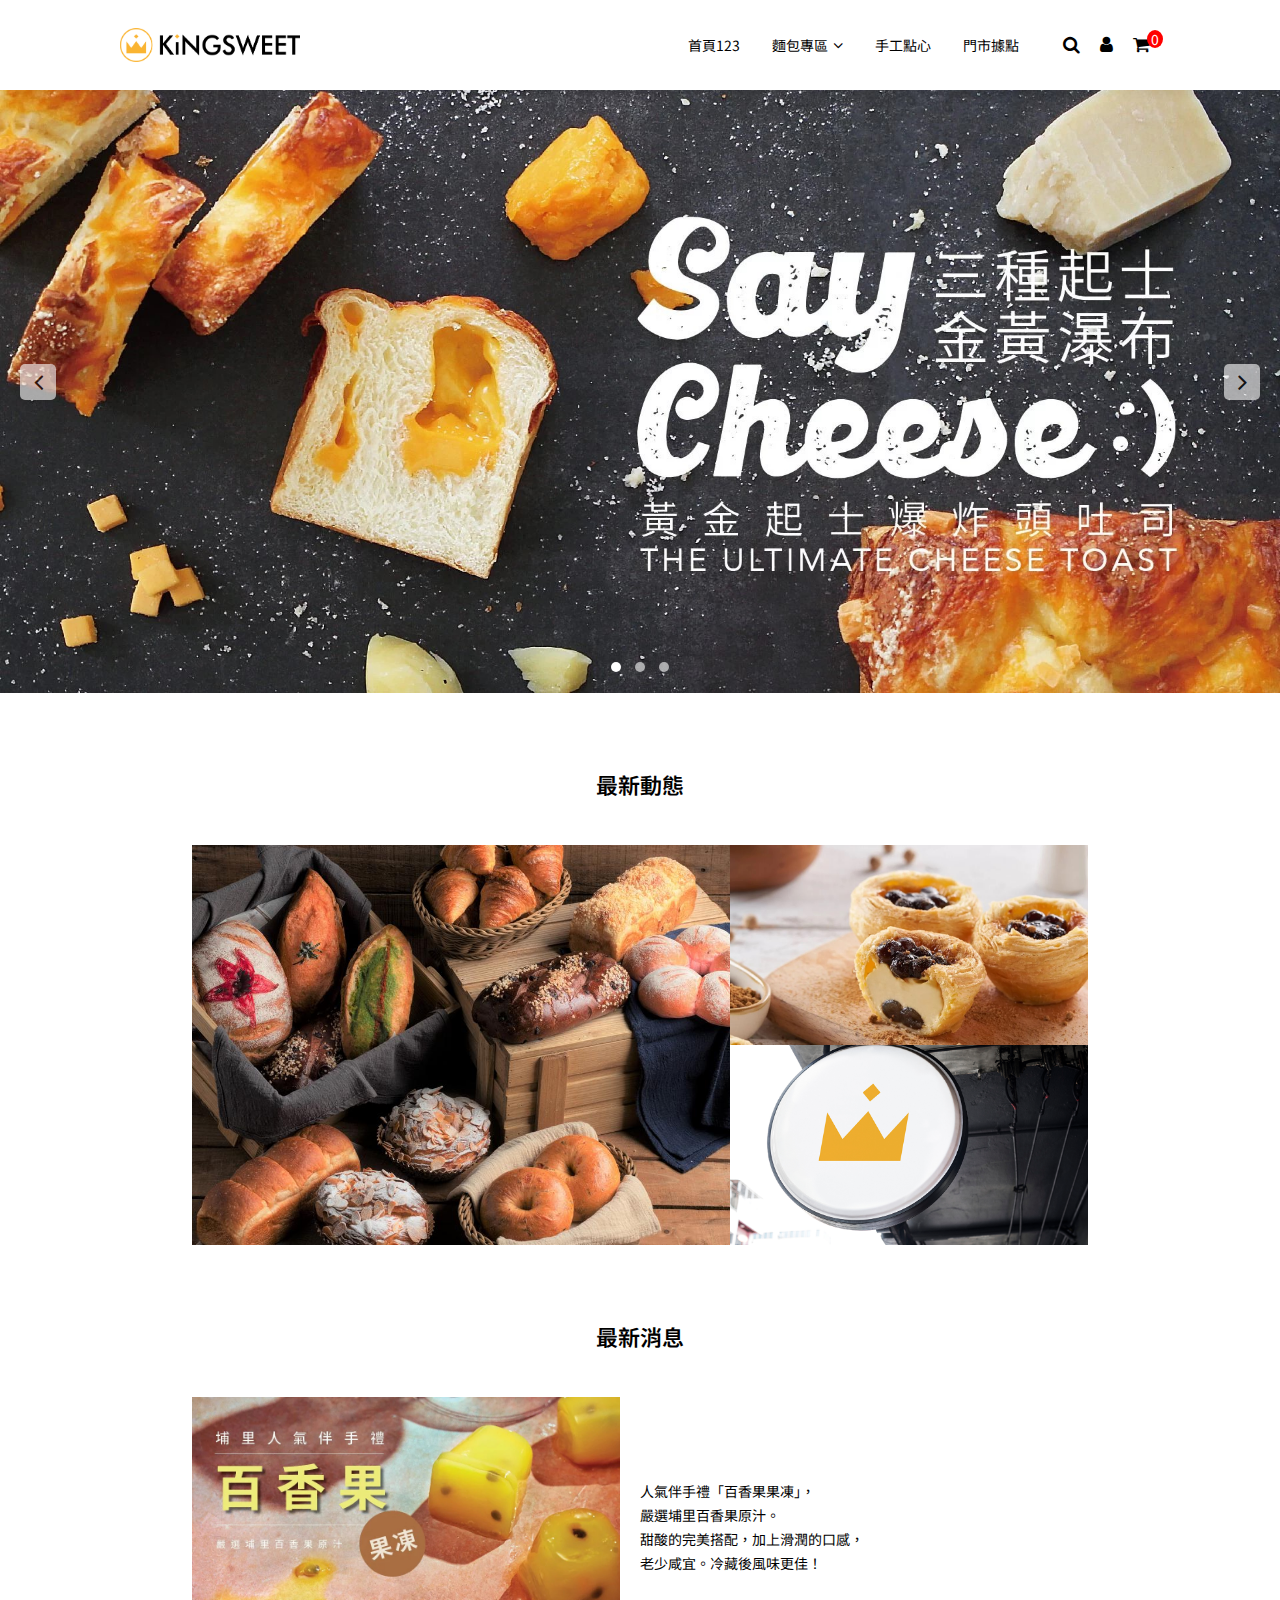
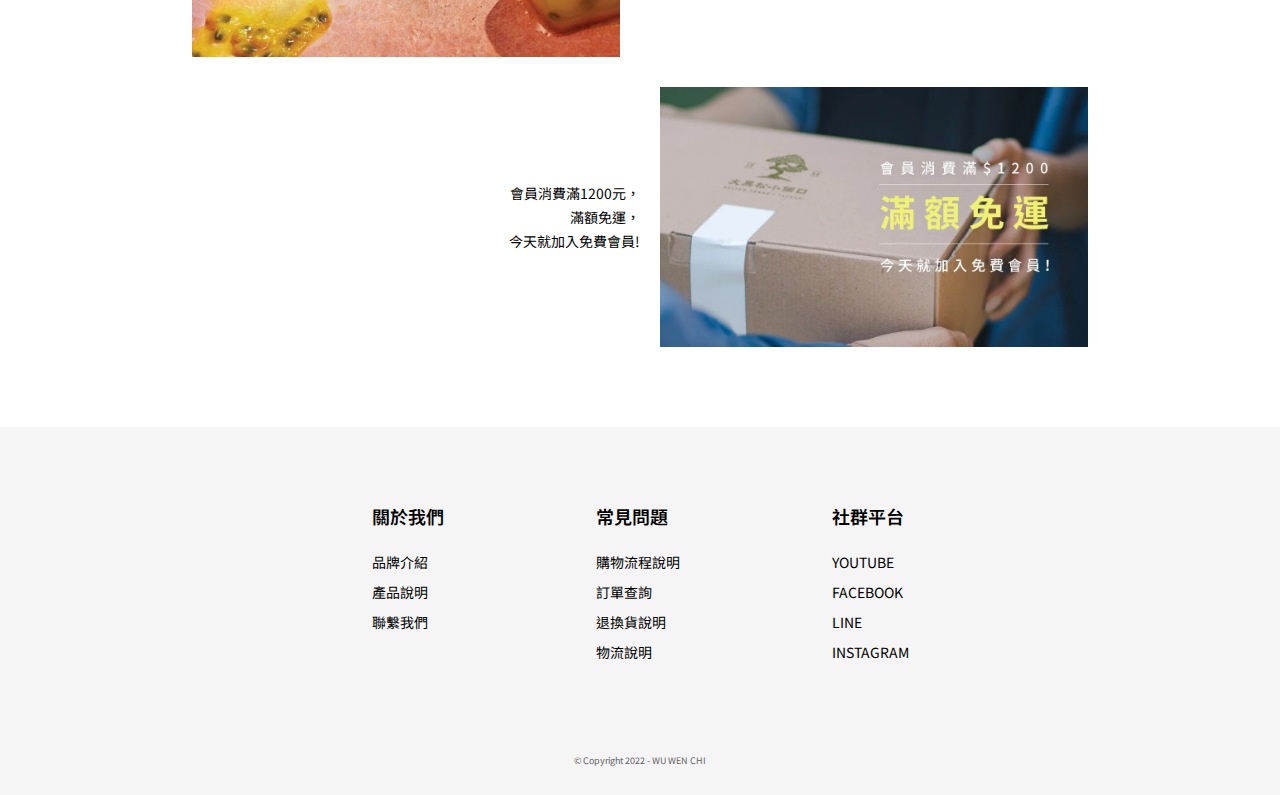
<file: index.html>
<!DOCTYPE html>
<html lang="en">

<head>
    <meta charset="UTF-8">
    <meta http-equiv="X-UA-Compatible" content="IE=edge">
    <meta name="viewport" content="width=device-width, initial-scale=1.0">
    <link rel="preconnect" href="https://fonts.gstatic.com" crossorigin>
    <link href="https://fonts.googleapis.com/css2?family=Noto+Sans+TC:wght@300&display=swap" rel="stylesheet">
    <link rel="stylesheet" href="https://cdnjs.cloudflare.com/ajax/libs/font-awesome/4.7.0/css/font-awesome.min.css">
    <link rel="stylesheet" href="./css/reset.css">
    <link rel="stylesheet" href="./css/style.css">
    <link rel="stylesheet" href="./css/rwd.css">
    <script src="./js/slideshow.js"></script>
    <script src="./js/style.js"></script>
    <title>國王甜點test</title>
    <link rel="icon" type="image/x-icon" href="./image/logo_icon.png">
</head>

<body>


    <span class="top-btn">
        <i class="fa fa-angle-up" aria-hidden="true"></i>
    </span>



    <div class="container">
        <div class="header-shadow">
            <div class="header">
                <div class="log">
                    <a href="./index.html"><img src="./image/logo.png"></a>
                </div>
                <input type="checkbox" id="burger" style="display: none; opacity: 0; z-index:-100;">
                <label for="burger" class="navbar-hamburger">
                    <span class="hamburger ham-top"></span>
                    <span class="hamburger ham-middle"></span>
                    <span class="hamburger ham-bottom"></span>
                </label>
                <div class="navbar">
                    <ul class="navbar-txt">
                        <li><a href="./index.html">首頁123</a></li>
                        <li><a href="./bread.html">麵包專區</a><i class="fa fa-angle-down" aria-hidden="true"></i>
                            <ul class="navbar-txt-menu">
                                <li><a href="./bread_toast.html">吐司</a></li>
                                <li><a href="./bread_bagel.html">貝果</a></li>
                                <li><a href="./bread_choice.html">精選麵包</a></li>
                            </ul>
                        </li>
                        <li><a href="./dessert.html">手工點心</a></li>
                        <li><a href="./store.html">門市據點</a></li>
                        <li><a href="./login.html">會員登入</a></li>
                        <li><a href="./register.html">註冊會員</a></li>
                        <li><a href="./cart.html">購物車(<span class="cart-num">0</span>)</a></li>
                    </ul>
                    <div class="navbar-icon">
                        <a href="javascript:void(0)" title="搜尋">
                            <input type="text" placeholder="搜尋...">
                            <i class="fa fa-search" aria-hidden="true"></i>
                        </a>
                        <a href="./login.html" title="登入/註冊"><i class="fa fa-user" aria-hidden="true"></i></a>
                        <a href="./cart.html" title="購物車">
                            <span id="cart-number" class="cart-num">0</span>
                            <i class="fa fa-shopping-cart" aria-hidden="true"></i>
                        </a>
                    </div>
                </div>
            </div>
        </div>
        <div class="slideshow">
            <div class="slideshow-img">
                <div><img src="./image/1920x03.jpg" alt="夏威夷豆蜜果塔"></div>
                <div><img src="./image/1920x01.jpg" alt="三種起司金黃瀑布"></div>
                <div><img src="./image/1920x02.jpg" alt="貝也納冰心麵包"></div>
                <div><img src="./image/1920x03.jpg" alt="夏威夷豆蜜果塔"></div>
                <div><img src="./image/1920x01.jpg" alt="三種起司金黃瀑布"></div>
            </div>
            <div class="slideshow-btn">
                <div class="slideshow-btn-style leftbtn"><i class="fa fa-angle-left" aria-hidden="true"></i></div>
                <div class="slideshow-btn-style rightbtn"><i class="fa fa-angle-right" aria-hidden="true"></i></div>
            </div>
            <div class="slideshow-navList">
                <a href="javascript:void(0)"></a>
                <a href="javascript:void(0)"></a>
                <a href="javascript:void(0)"></a>
            </div>
        </div>
    </div>



    <div class="container-middle">
        <div class="state">
            <div class="txt-style">
                <h1>最新動態</h1>
            </div>
            <div class="img-style">
                <div class="stateimg-wrap">
                    <a href="./bread.html">
                        <div class="state-imgframe">
                            <div class="state-txt">
                                <p>麵包專區</p>
                            </div>
                            <div class="state-img">
                                <div class="hover-background"></div>
                                <img src="./image/20220610003903.jpg" alt="麵包專區">
                            </div>
                        </div>
                    </a>
                </div>
                <div class="stateimg-wrap">
                    <a href="./dessert.html">
                        <div class="state-imgframe">
                            <div class="state-txt">
                                <p>手工點心</p>
                            </div>
                            <div class="state-img">
                                <div class="hover-background"></div>
                                <img src="./image/1100x.jpg" alt="手工點心">
                            </div>
                        </div>
                    </a>
                    <a href="./store.html">
                        <div class="state-imgframe">
                            <div class="state-txt">
                                <p>門市據點</p>
                            </div>
                            <div class="state-img">
                                <div class="hover-background"></div>
                                <img src="./image/homemade-cake-bakery-round-board-mockup.jpg" alt="門市據點">
                            </div>
                        </div>
                    </a>
                </div>
            </div>
        </div>
        <div class="news">
            <div class="txt-style">
                <h1>最新消息</h1>
            </div>
            <div class="news-imgframe">
                <div class="news-txt">
                    <p>人氣伴手禮「百香果果凍」，</p>
                    <p>嚴選埔里百香果原汁。</p>
                    <p>甜酸的完美搭配，加上滑潤的口感，</p>
                    <p>老少咸宜。冷藏後風味更佳！</p>
                </div>
                <div class="news-img">
                    <img src="./image/ahw7w-5sthw.jpg" class="align-left">
                </div>
            </div>
            <div class="news-imgframe">
                <div class="news-txt">
                    <p>會員消費滿1200元，</p>
                    <p>滿額免運，</p>
                    <p>今天就加入免費會員!</p>
                </div>
                <div class="news-img">
                    <img src="./image/aeg5h-dkxkx.jpg" class="align-right">
                </div>
            </div>
        </div>
    </div>



    <div class="footer">
        <div class="footer-wrap">
            <div class="footer-txt">
                <div class="description">
                    <h3>關於我們</h3>
                </div>
                <div class="list-unstyled">
                    <ul>
                        <li>品牌介紹</li>
                        <li>產品說明</li>
                        <li>聯繫我們</li>
                    </ul>
                </div>
            </div>
            <div class="footer-txt">
                <div class="description">
                    <h3>常見問題</h3>
                </div>
                <div class="list-unstyled">
                    <ul>
                        <li>購物流程說明</li>
                        <li>訂單查詢</li>
                        <li>退換貨說明</li>
                        <li>物流說明</li>
                    </ul>
                </div>
            </div>
            <div class="footer-txt">
                <div class="description">
                    <h3>社群平台</h3>
                </div>
                <div class="list-unstyled">
                    <ul>
                        <li>YOUTUBE</li>
                        <li>FACEBOOK</li>
                        <li>LINE</li>
                        <li>INSTAGRAM</li>
                    </ul>
                </div>
            </div>
        </div>
        <span>© Copyright 2022 - WU WEN CHI</span>
    </div>



    <script src="./js/cart.js"></script>

</body>

</html>
</file>
<file: css/style.css>
html,
body {
    font-family: 'Noto Sans TC', sans-serif;
}

.top-btn {
    opacity: 0;
    visibility: hidden;
    width: 46px;
    height: 46px;
    background-color: white;
    border-radius: 50%;
    box-shadow: 0 0 8px rgb(0, 0, 0, .15);
    position: fixed;
    right: 30px;
    bottom: 30px;
    z-index: 10;
    display: flex;
    justify-content: center;
    align-items: center;
    transition: .2s;
    cursor: pointer;
}

.topscroll {
    opacity: 1;
    visibility: visible;
    animation: topscroll .3s;
}

@keyframes topscroll {
    0% {
        opacity: 0;
        visibility: hidden;
    }

    100% {
        opacity: 1;
        visibility: visible;
    }
}

.top-btn:hover {
    background-color: rgb(250, 180, 50);
}

.fa-angle-up {
    font-size: 26px;
    color: rgb(100, 100, 100);
}

.top-btn:hover .fa-angle-up {
    color: white;
}

.container {
    width: 100%;
    height: auto;
    overflow: hidden;
    position: relative;
}

.header-shadow {
    width: 0;
    height: 100vh;
    background-color: rgb(0, 0, 0, .5);
    position: fixed;
    top: 0;
    left: 0;
    z-index: 100;
}

.header {
    width: 100%;
    height: 70px;
    background-color: #fff;
    display: flex;
    justify-content: space-between;
    align-items: center;
    padding: 0 30px;
    /* 記得要放box-sizing,不然會跑版 */
    box-sizing: border-box;
    position: fixed;
    z-index: 100;
    box-shadow: 0 5px 8px rgb(0, 0, 0, .05);
    transition: .3s;
}

.header .log {
    width: 180px;
    height: auto;
    z-index: 600;
}

.header .log a {
    display: inline-block;
    width: 100%;
    height: auto;
}

.header .log img {
    width: 100%;
    height: auto;
    /* 圖片旁邊有看不見的文字，所以都要使用vertical:middle對齊 */
    vertical-align: middle;
}

#burger:checked+label .ham-top {
    transform: rotate(34deg);
    transform-origin: top left;
}

#burger:checked+label .ham-middle {
    display: none;
}

#burger:checked+label .ham-bottom {
    transform: rotate(-34deg);
    transform-origin: bottom left;
}

#burger:checked+label~.navbar {
    left: 0;
}

.navbar-hamburger {
    width: 30px;
    height: 19px;
    display: flex;
    justify-content: center;
    align-items: center;
    position: relative;
}

.hamburger {
    width: 30px;
    height: 3px;
    background-color: black;
    position: absolute;
    left: 0;
    transition: .5s;
}

.ham-top {
    top: 0;
}

.ham-bottom {
    bottom: 0;
}

.slideshow {
    overflow: hidden;
    width: 100%;
    height: auto;
    margin: 70px 0 0 0;
    position: relative;
}

.navbar {
    position: absolute;
    top: 60px;
    left: -100%;
    width: auto;
    height: 100vh;
    background-color: #fff;
    z-index: 500;
    display: flex;
    flex-direction: column-reverse;
    justify-content: flex-end;
    transition: .8s;
}

.navbar-txt {
    display: flex;
    flex-direction: column;
    margin: 0 18px 0 0;
}

.navbar a {
    display: inline-block;
    text-decoration: none;
    color: black;
    font-size: 14px;
    padding: 14px 16px;
}

.navbar-txt>li {
    padding: 0 22px;
    height: 100%;
    display: block;
    cursor: pointer;
}

.navbar-txt>li:nth-child(4) {
    position: relative;
    padding: 0 22px 16px 22px;
}

.navbar-txt>li:nth-child(4):after {
    content: "";
    position: absolute;
    top: 100%;
    left: 32px;
    width: 210px;
    height: 1px;
    background-color: rgb(200, 200, 200);
}

.navbar-txt>li:nth-child(5) {
    padding: 16px 22px 0 22px;
}

.navbar-txt>li>a {
    transition: .2s;
}

.navbar-txt>li:hover>a,
.navbar-txt li:nth-child(2):hover .fa-angle-down,
.navbar-icon a:hover i {
    color: rgb(185, 135, 50);
}

.navbar-txt-menu {
    max-height: 0;
    overflow: hidden;
    padding-left: 20px;
    transition: .5s;
}

.navbar-txt-menu li a {
    padding: 10px;
    background-color: #fff;
    width: 120px;
}

.fa-angle-down {
    font-size: 16px;
    color: black;
    margin: 0 0 0 5px;
}

.navbar-icon {
    display: flex;
    align-items: center;
}

.navbar-icon a:first-child {
    display: flex;
    align-items: center;
    margin: 50px 30px 12px 30px;
    background-color: rgb(245, 245, 245);
    padding: 0;
}

.navbar-icon a:first-child input {
    border: none;
    color: rgb(100, 100, 100);
    font-size: 14px;
    outline: none;
    width: 160px;
    transform: translate(0, 1px);
    background-color: rgb(245, 245, 245);
    padding: 12px 15px;
}

.navbar-icon a:not(:first-child) {
    display: none;
}

.navbar-icon i {
    padding-right: 12px;
    color: rgb(150, 150, 150);
    font-size: 18px;
    transition: .2s;
}

.navbar-icon a:nth-child(3) {
    position: relative;
}

#cart-number {
    width: 16px;
    height: 18px;
    background-color: rgb(255, 0, 0);
    border-radius: 50%;
    color: #fff;
    position: absolute;
    top: -6px;
    right: -3px;
    display: flex;
    justify-content: center;
    align-items: center;
}

.slideshow-img {
    /* width: 300%; 用js設定 */
    height: auto;
    /* 要改變位置一定要加position */
    position: relative;
    top: 0px;
    left: 0;
    transform: translate(-20%, 0);
}

.slideshow-img:after {
    content: "";
    display: block;
    clear: both;
}

.slideshow-img div {
    /* width: 33.33%; 用js設定 */
    height: auto;
    float: left;
}

.slideshow-img img {
    width: 100%;
    height: 100%;
    object-fit: cover;
    vertical-align: middle;
}

.slideshow-btn {
    display: flex;
    justify-content: space-between;
    align-items: center;
    position: absolute;
    top: 50%;
    left: 0;
    transform: translate(0, -50%);
    z-index: 10;
    width: 100%;
    padding: 0 20px;
    box-sizing: border-box;
}

.slideshow-btn-style {
    width: 36px;
    height: 36px;
    border-radius: 5px;
    background-color: #fff;
    opacity: .6;
    display: flex;
    justify-content: center;
    align-items: center;
    cursor: pointer;
}

.slideshow-btn-style .fa {
    font-size: 26px;
    color: black;
}

.slideshow-navList {
    position: absolute;
    left: 50%;
    bottom: 10px;
    transform: translate(-50%, 0);
}

.slideshow-navList a {
    display: inline-block;
    width: 10px;
    height: 10px;
    background-color: #fff;
    opacity: .6;
    border-radius: 50%;
    margin: 0 5px;
}

.container-middle {
    width: 90%;
    margin: auto;
}

.state {
    width: 100%;
}

.txt-style {
    font-size: 22px;
    font-weight: 600;
    text-align: center;
    margin: 50px 0 35px 0;
}

.img-style {
    display: flex;
    flex-direction: column;
    width: 100%;
}

.stateimg-wrap:nth-child(1) {
    width: 100%;
    height: 300px;
}

.stateimg-wrap:nth-child(2) {
    width: 100%;
    height: 600px;
}

.state-imgframe {
    width: 100%;
    height: 100%;
    position: relative;
}

.stateimg-wrap:nth-child(1) .state-imgframe {
    height: 100%;
}

.stateimg-wrap:nth-child(2) .state-imgframe {
    height: 50%;
}

.state-txt {
    position: absolute;
    left: 0;
    bottom: 50px;
    width: 100%;
    z-index: 20;
    transition: .5s;
}

.state-txt p {
    text-align: center;
    color: #fff;
    font-size: 16px;
    letter-spacing: 2px;
}

.state-img {
    width: 100%;
    height: 100%;
    position: relative;
}

.hover-background {
    position: absolute;
    top: 0;
    left: 0;
    width: 100%;
    height: 100%;
    background: linear-gradient(rgb(0, 0, 0, 0), rgb(0, 0, 0, 0.6));
    transition: .5s;
}

.state-img img {
    width: 100%;
    height: 100%;
    object-fit: cover;
    vertical-align: middle;
}

.news {
    margin: 0 0 80px 0;
}

.news-imgframe {
    width: 100%;
    height: auto;
    display: flex;
    flex-direction: column;
    justify-content: center;
    align-items: center;
}

.news .news-imgframe:nth-child(2) {
    margin-bottom: 30px;
}

.news-txt {
    width: 100%;
    height: auto;
    padding: 0 20px;
}

.news>div:nth-child(3) .news-txt {
    text-align: right;
    height: auto;
}

.news-txt p {
    text-align: center;
    margin: 10px 0;
    font-size: 14px;
}

.news-img {
    width: 100%;
    height: auto;
}

.news .news-imgframe .news-img {
    order: -1;
}

.news-img img {
    width: 100%;
    height: 100%;
    vertical-align: middle;
    object-fit: cover;
}

.align-left {
    object-position: top left;
}

.align-right {
    object-position: top right;
}

.imgleft {
    animation: imgleft 1s;
}

@keyframes imgleft {
    0% {
        left: -600px;
        opacity: 0;
    }

    100% {
        left: 0;
        opacity: 1;
    }
}

.imgright {
    animation: imgright 1s;
}

@keyframes imgright {
    0% {
        right: -600px;
        opacity: 0;
    }

    100% {
        right: 0;
        opacity: 1;
    }
}

.footer {
    width: 100%;
    height: auto;
    background-color: rgb(245, 245, 245);
    position: relative;
}

.footer-wrap {
    display: flex;
    justify-content: flex-start;
    align-items: flex-start;
    flex-wrap: wrap;
    padding: 80px 50px 120px 50px;
}

.footer-txt {
    width: 50%;
}

.description {
    font-size: 18px;
    font-weight: 600;
    margin: 0 0 30px 0;
}

.list-unstyled li {
    font-size: 14px;
    margin: 16px 0;
    cursor: pointer;
}

.footer span {
    position: absolute;
    left: 50%;
    bottom: 30px;
    transform: translate(-50%, 0);
    font-size: 9px;
    color: rgb(100, 100, 100);
}

/* --------------------產品頁面-------------------- */

#commodity {
    margin: 130px 0 0 0;
}

.commodity-wrap {
    display: flex;
    justify-content: flex-start;
    align-items: center;
    flex-wrap: wrap;
}

.commodity-frame {
    width: 50%;
    height: auto;
    display: flex;
    flex-direction: column;
    align-items: center;
    margin: 0 0 150px 0;
}

/* 如果元素裡面沒有內容可使用偽類empty */
.commodity-frame:empty {
    display: none;
}

.commodity-content {
    cursor: pointer;
}

.commodity-img {
    width: 80%;
    height: auto;
    margin: auto;
    position: relative;
}

.commodity-img img {
    width: 100%;
    height: 100%;
}

.commodity-btn {
    width: 100%;
    height: 45px;
    background-color: rgb(250, 150, 0);
    position: absolute;
    left: 0;
    bottom: -140px;
    transition: .3s;
}

.commodity-btn a {
    display: block;
    text-decoration: none;
    color: #fff;
    font-size: 16px;
    position: absolute;
    top: 50%;
    left: 50%;
    transform: translate(-50%, -50%);
    width: 100%;
    text-align: center;
}

.commodity-txt h4 {
    font-size: 16px;
    padding: 20px 0 16px 0;
    text-align: center;
}

.commodity-txt p {
    font-size: 14px;
    color: rgb(100, 100, 100);
    text-align: center;
}

.commodity-detail {
    opacity: 0;
    z-index: -100;
    position: fixed;
    top: 0;
    left: 0;
    width: 100%;
    height: 100vh;
    background-color: rgb(0, 0, 0, .5);
    display: flex;
    justify-content: center;
    align-items: center;
}

.commodity-detail-container {
    width: 80%;
    height: auto;
    display: flex;
    justify-content: center;
    align-items: center;
    position: relative;
    flex-direction: column;
    background-color: #fff;
}

.commodity-detail-fork {
    position: absolute;
    top: -15px;
    right: -15px;
    width: 30px;
    height: 30px;
    background-color: black;
    border-radius: 50%;
    color: #fff;
    display: flex;
    justify-content: center;
    align-items: center;
    font-size: 20px;
    cursor: pointer;
    z-index: 110;
}

.commodity-detail-img,
.commodity-detail-txt {
    width: 100%;
    height: 100%;
    background-color: #fff;
}

.commodity-detail-img {
    display: flex;
    justify-content: center;
    align-items: center;
}

.commodity-detail-img img {
    width: 80%;
    height: 80%;
    object-fit: contain;
}

.commodity-detail-txt {
    padding: 0 20px 100px 20px;
    box-sizing: border-box;
    position: relative;
}

.commodity-detail-txt h3 {
    font-size: 20px;
    font-weight: 600;
    margin-bottom: 10px;
}

.commodity-detail-txt>p {
    font-size: 14px;
    line-height: 26px;
    margin: 10px 0;
}

.commodity-detail-txt>p:nth-child(3) {
    font-size: 18px;
    font-weight: 600;
    color: rgb(250, 150, 0);
}

.num::-webkit-outer-spin-button,
.num::-webkit-inner-spin-button {
    /* 隱藏數字輸入框的小箭頭 */
    -webkit-appearance: none;
    margin: 0;
}

.commodity-detail-number input {
    background-color: #fff;
    border-top: 1px solid rgb(100, 100, 100);
    border-bottom: 1px solid rgb(100, 100, 100);
    font-size: 18px;
    padding: 6px;
}

.commodity-detail-number input:nth-child(2) {
    border-right: 0;
    border-left: 1px solid rgb(100, 100, 100);
    padding-left: 16px;
    margin-left: 10px;
}

.commodity-detail-number input:nth-child(3) {
    border-right: 0;
    border-left: 0;
    width: 80px;
    text-align: center;
}

.commodity-detail-number input:nth-child(4) {
    border-right: 1px solid rgb(100, 100, 100);
    border-left: 0;
    padding-right: 16px;
}

.commodity-detail-btn {
    display: flex;
    justify-content: center;
    align-items: center;
    position: absolute;
    bottom: 30px;
    left: 50%;
    transform: translate(-50%, 0);
}

.commodity-detail-btn a {
    display: inline-block;
    text-decoration: none;
    background-color: black;
    border-radius: 5px;
    font-size: 16px;
    color: #fff;
    margin: 0 8px;
    text-align: center;
    cursor: pointer;
    padding: 12px 16px;
    width: max-content;
}

.commodity-detail-btn a:hover {
    background-color: rgb(250, 150, 0);
}

/* --------------------登入/註冊-------------------- */

.middle-style {
    margin: 100px 0 100px 0;
    display: flex;
    justify-content: center;
    align-items: center;
    flex-direction: column;
}

.input-area {
    display: flex;
    justify-content: center;
    align-items: center;
    flex-direction: column;
}

.input-area input {
    width: 300px;
    height: 50px;
    border-radius: 3px;
    margin: 10px 0;
    padding: 15px;
    border: 1px solid rgb(100, 100, 100);
    box-sizing: border-box;
    font-size: 14px;
}

.password-style {
    position: relative;
}

.password-style span {
    position: absolute;
    top: 50%;
    right: 15px;
    transform: translate(0, -50%);
    cursor: pointer;
    color: rgb(100, 100, 100);
}

.login-register-btn {
    width: 150px;
    height: 46px;
    background-color: rgb(50, 50, 50);
    border-radius: 5px;
    color: #fff;
    display: flex;
    justify-content: center;
    align-items: center;
    font-size: 16px;
    margin: 20px 0;
    cursor: pointer;
    transition: .2s;
}

.login-register-btn:hover {
    background-color: rgb(250, 150, 0);
}

.login-register-hint {
    font-size: 13px;
}

.login-register-hint a {
    display: inline-block;
    text-decoration: none;
    color: rgb(25, 125, 175);
}

/* --------------------門市據點-------------------- */

.store-wrap {
    width: 100%;
    display: flex;
    justify-content: center;
    align-items: center;
    flex-direction: column;
}

.store-wrap>div {
    width: 100%;
}

.store-wrap iframe {
    width: 100%;
    height: 300px;
}

.store-txt {
    padding: 30px 0 0 50px;
}

.store-txt h3 {
    font-size: 20px;
    font-weight: 600;
    margin-bottom: 20px;
}

.store-txt p {
    font-size: 16px;
    line-height: 26px;
}

/* --------------------購物車-------------------- */

table {
    border-collapse: collapse;
    border: .5px solid rgb(230, 230, 230);
    font-size: 16px;
}

thead {
    display: none;
}

.cart-null {
    font-size: 26px;
    text-align: center;
    padding: 100px 0 150px 0;
    display: none;
}

.itemlist tr {
    display: block;
    width: 100%;
    height: auto;
    padding: 20px 10px;
    border-bottom: .5px solid rgb(230, 230, 230);
    box-sizing: border-box;
}

.itemlist td {
    display: block;
}

.itemlist td:nth-child(2)~td {
    padding: 10px 50px;
}

.itemlist td:nth-child(2) {
    text-align: center;
}

.itemlist td:nth-child(2) img {
    width: 80%;
    height: auto;
    vertical-align: middle;
}

.itemlist input[type="checkbox"],
.itemlist .fa-times {
    cursor: pointer;
}

.itemlist input[type="checkbox"] {
    width: 15px;
    height: 15px;
}

.itemlist .fa-times {
    color: rgb(250, 150, 0);
}

.itemlist .fa-times:after {
    content: "刪除";
}

.cart-price {
    width: 100%;
    padding: 50px;
    text-align: right;
    box-sizing: border-box;
}

.cart-price span:nth-child(1) {
    font-size: 20px;
    padding-right: 5px;
}

.cart-price span:nth-child(2) {
    font-size: 36px;
    font-weight: 600;
    color: rgb(220, 0, 0);
}

.cart-price span:nth-child(3) {
    font-size: 20px;
    padding-left: 5px;
}

.cart-btn a {
    display: block;
    text-decoration: none;
    color: #fff;
    padding: 15px 0;
    font-size: 18px;
    letter-spacing: 2px;
    border-radius: 5px;
    background-color: rgb(50, 50, 50);
    width: 150px;
    text-align: center;
    margin: 20px 20px;
    transition: .2s;
}

.cart-btn a:hover {
    background-color: rgb(250, 150, 0);
}

.cart-btn .fa-angle-left {
    margin-right: 5px;
}

.cart-btn .fa-angle-right {
    margin-left: 5px;
}
</file>
<file: css/rwd.css>
@media (min-width:576px) {

    .header {
        padding: 0 50px;
    }

    .headerscroll {
        opacity: .95;
    }

    .container-middle {
        width: 80%;
    }

    .txt-style {
        margin: 60px 0 40px 0;
    }

    .slideshow-navList {
        bottom: 15px;
    }

    .footer-wrap {
        padding: 80px 80px 120px 80px;
    }

    .commodity-frame {
        width: 33.33%;
    }

    .commodity-btn {
        height: 50px;
    }

    .commodity-detail-img img {
        width: 60%;
        height: 60%;
    }

    .commodity-detail-container {
        width: 70%;
    }

    .commodity-detail-txt>p {
        font-size: 16px;
        line-height: 30px;
    }

    .middle-style {
        margin: 70px 0 100px 0;
    }

    .input-area input {
        width: 380px;
    }

    .cart-btn a {
        display: inline-block;
        margin: 0 20px;
    }
}

@media (min-width:768px) {

    .container-middle {
        width: 90%;
    }

    .img-style {
        flex-direction: row;
    }

    .stateimg-wrap:nth-child(1) {
        width: 60%;
        height: 400px;
    }

    .stateimg-wrap:nth-child(2) {
        width: 40%;
        height: 400px;
    }

    .news-imgframe {
        flex-direction: row;
        height: 260px;
    }

    .news-imgframe:first-child {
        margin-bottom: 0;
    }

    .news-imgframe:nth-child(2) {
        margin-bottom: 0;
    }

    .news-txt {
        width: 45%;
    }

    .news-txt p {
        text-align: inherit;
    }

    .news-img {
        width: 55%;
        height: 100%;
        position: relative;
        top: 0;
        left: 0;
    }

    .news-img img {
        height: 260px;
        top: 0;
        position: absolute;
        right: 0;
    }

    .news>div:nth-child(3) .news-img {
        order: 1;
    }

    .footer-wrap {
        justify-content: center;
        flex-wrap: nowrap;
        padding: 80px 100px 120px 100px;
    }

    .footer-txt {
        width: auto;
        margin: 0 50px;
    }

    #commodity {
        margin: 150px 0 0 0;
    }

    .commodity-detail-container {
        width: 80%;
        height: 420px;
        flex-direction: row;
    }

    .commodity-detail-img img {
        width: 90%;
        height: 90%;
    }

    .commodity-detail-img,
    .commodity-detail-txt {
        width: 50%;
    }

    .commodity-detail-txt {
        padding: 50px;
    }

    .commodity-detail-txt h3 {
        margin-bottom: 20px;
    }

    .commodity-detail-txt>p {
        margin: 20px 0;
    }

    .commodity-detail-btn {
        right: 30px;
        left: 0;
        bottom: 50px;
        transform: translate(0, 0);
    }

    .commodity-detail-btn a {
        margin: 0 7px;
        padding: 16px 26px;
    }

    .middle-style {
        margin: 90px 0 100px 0;
    }

    .store-wrap {
        width: 100%;
        flex-direction: row;
    }

    .store-wrap>div:first-child {
        width: 70%;
    }

    .store-wrap>div:last-child {
        width: 30%;
    }

    .store-wrap iframe {
        height: 360px;
    }

    .store-txt {
        padding: 0 0 0 50px;
    }

    table {
        width: 100%;
    }

    thead {
        width: 100%;
        display: table-header-group;
        vertical-align: middle;
        border-color: inherit;
    }

    th {
        width: 14.3%;
        background-color: rgb(230, 230, 230);
        padding: 20px 0;
    }

    th:nth-child(2),
    th:nth-child(3) {
        width: 20%;
    }

    th:nth-child(1),
    th:nth-child(3)~th {
        width: 12%;
    }

    .itemlist tr {
        display: table-row;
        vertical-align: inherit;
    }

    .itemlist td {
        display: table-cell;
        vertical-align: inherit;
        height: auto;
        padding: 10px 0;
        text-align: center;
    }

    .itemlist td:nth-child(2),
    .itemlist td:nth-child(3) {
        width: 20%;
    }

    .itemlist td:nth-child(1),
    .itemlist td:nth-child(3)~td {
        width: 12%;
    }

    .itemlist td:nth-child(2)~td {
        padding: 0;
        /* width: 13.8%; */
    }

    .itemlist td:nth-child(2) img {
        width: 90%;
    }

    .itemlist td span {
        display: none;
    }

    .itemlist .fa-times {
        color: black;
    }

    .itemlist .fa-times:after {
        content: "";
    }
}

@media (min-width:992px) {

    .header {
        padding: 0 80px;
        height: 90px;
    }

    .headerscroll {
        height: 70px;
    }

    .navbar-hamburger {
        display: none;
    }

    .navbar {
        position: static;
        flex-direction: row;
        height: 100%;
        top: 0;
    }

    .navbar-txt {
        flex-direction: row;
    }

    .navbar a {
        padding: 0;
    }

    .navbar-txt>li {
        display: flex;
        align-items: center;
        padding: 0 16px;
    }

    .navbar-txt>li:nth-child(4) {
        padding: 0 16px;
    }

    .navbar-txt>li:nth-child(2):hover .navbar-txt-menu {
        display: block;
    }

    .navbar-txt>li:nth-child(4):after {
        display: none;
    }

    .navbar-txt>li:nth-child(5),
    .navbar-txt>li:nth-child(6),
    .navbar-txt>li:nth-child(7) {
        display: none;
    }

    .navbar-txt-menu {
        display: none;
        position: absolute;
        top: 90px;
        box-shadow: 0 5px 8px rgb(0, 0, 0, .05);
        padding-left: 0;
        max-height: none;
        overflow: visible;
    }

    .navbar-txt-menu li a:hover {
        background-color: rgb(235, 235, 235);
    }

    .navbar-txt-menu li a {
        padding: 16px;
    }

    .navbar_menuscroll {
        top: 70px;
    }

    .navbar-icon a:first-child {
        margin: 0;
        background-color: #fff;
    }

    .navbar-icon a:first-child input {
        display: none;
        width: 0;
        border-bottom: 1px solid rgb(100, 100, 100);
        padding: 0;
        background-color: #fff;
    }

    .navbar-icon a:first-child:hover input {
        display: inline-block;
        width: 160px;
        animation: searchtxt 0.5s;
    }

    @keyframes searchtxt {
        0% {
            width: 0;
        }

        100% {
            width: 160px;
        }
    }

    .navbar-icon a:not(:first-child) {
        display: block;
    }

    .navbar-icon i {
        color: black;
        padding: 0 10px;
    }

    .txt-style {
        margin: 80px 0 50px 0;
    }

    .state-imgframe:hover .state-txt {
        bottom: 50px;
        opacity: 1;
    }

    .state-imgframe:hover .hover-background {
        opacity: 1;
    }

    .state-txt {
        opacity: 0;
        bottom: 0;
    }

    .hover-background {
        opacity: 0;
    }

    .footer-txt {
        width: auto;
        margin: 0 76px;
    }

    #commodity {
        margin: 170px 0 0 0;
    }

    .commodity-frame {
        width: 25%;
        margin: 0 0 100px 0;
    }

    .commodity-img {
        overflow: hidden;
    }

    .commodity-btn {
        opacity: 0;
        bottom: -100%;
    }

    .commodity-frame:hover .commodity-btn {
        opacity: 1;
        bottom: 0;
    }

    .commodity-detail-container {
        width: 70%;
    }

    .commodity-detail-btn a {
        margin: 0 10px;
    }

    .store-wrap>div:first-child {
        width: 65%;
    }

    .store-wrap>div:last-child {
        width: 35%;
    }
}

@media (min-width: 1200px) {

    .header {
        padding: 0 120px;
    }

    .container-middle {
        width: 70%;
    }

    .news-txt {
        width: 50%;
    }

    .news-img {
        width: 50%;
    }

    .slideshow-navList {
        bottom: 20px;
    }

    .footer-wrap {
        justify-content: center;
        flex-wrap: nowrap;
        padding: 80px 0 120px 0;
    }

    .commodity-detail-container {
        width: 60%;
    }

    .store-wrap>div:first-child {
        width: 55%;
    }

    .store-wrap>div:last-child {
        width: 45%;
    }
}
</file>
